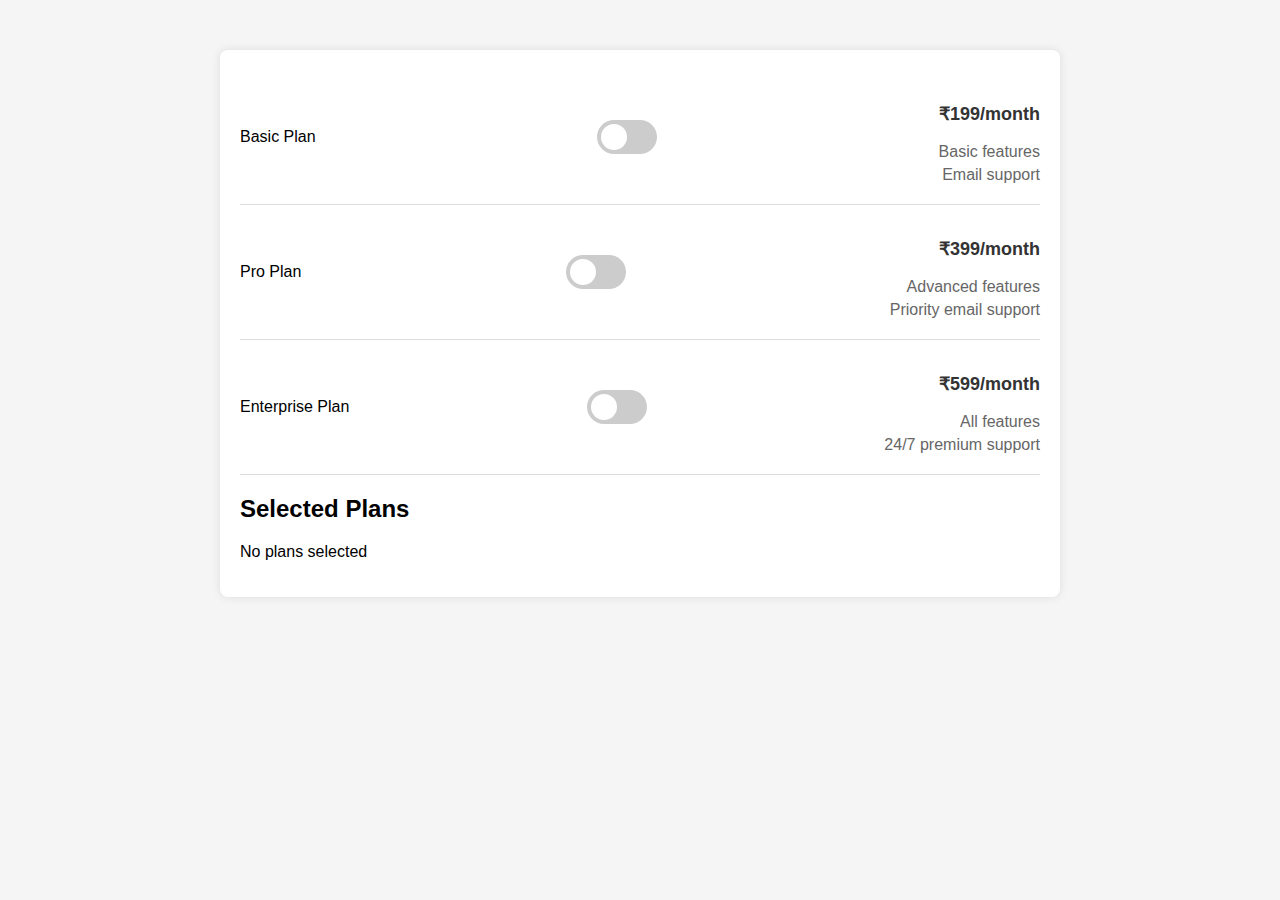
<file: 1.Pricing Page/index.html>
<!DOCTYPE html>
<html lang="en">
<head>
    <meta charset="UTF-8">
    <meta name="viewport" content="width=device-width, initial-scale=1.0">
    <title>Fictional Product Pricing</title>
    <link rel="stylesheet" href="style.css">
</head>
<body>

<div class="pricing-container">
    <div class="pricing-option" data-plan="Basic" data-price="199">
        <span>Basic Plan</span>
        <div class="toggle-switch">
            <label class="toggle-label">
                <input type="checkbox">
                <span class="slider"></span>
            </label>
        </div>
        <div class="price-details">
            <p class="price">₹199/month</p>
            <ul class="advantages">
                <li>Basic features</li>
                <li>Email support</li>
            </ul>
        </div>
    </div>

    <div class="pricing-option" data-plan="Pro" data-price="399">
        <span>Pro Plan</span>
        <div class="toggle-switch">
            <label class="toggle-label">
                <input type="checkbox">
                <span class="slider"></span>
            </label>
        </div>
        <div class="price-details">
            <p class="price">₹399/month</p>
            <ul class="advantages">
                <li>Advanced features<li>
                <li>Priority email support</li>
            </ul>
        </div>
    </div>

    <div class="pricing-option" data-plan="Enterprise" data-price="599">
        <span>Enterprise Plan</span>
        <div class="toggle-switch">
            <label class="toggle-label">
                <input type="checkbox">
                <span class="slider"></span>
            </label>
        </div>
        <div class="price-details">
            <p class="price">₹599/month</p>
            <ul class="advantages">
                <li>All features</li>
                <li>24/7 premium support</li>
            </ul>
        </div>
    </div>

    <div class="summary">
        <h2>Selected Plans</h2>
        <p id="selected-plans">No plans selected</p>
        <div id="pricing-info"></div>
    </div>
    <script src="scripts.js"></script>

</body>
 
</html>
</file>
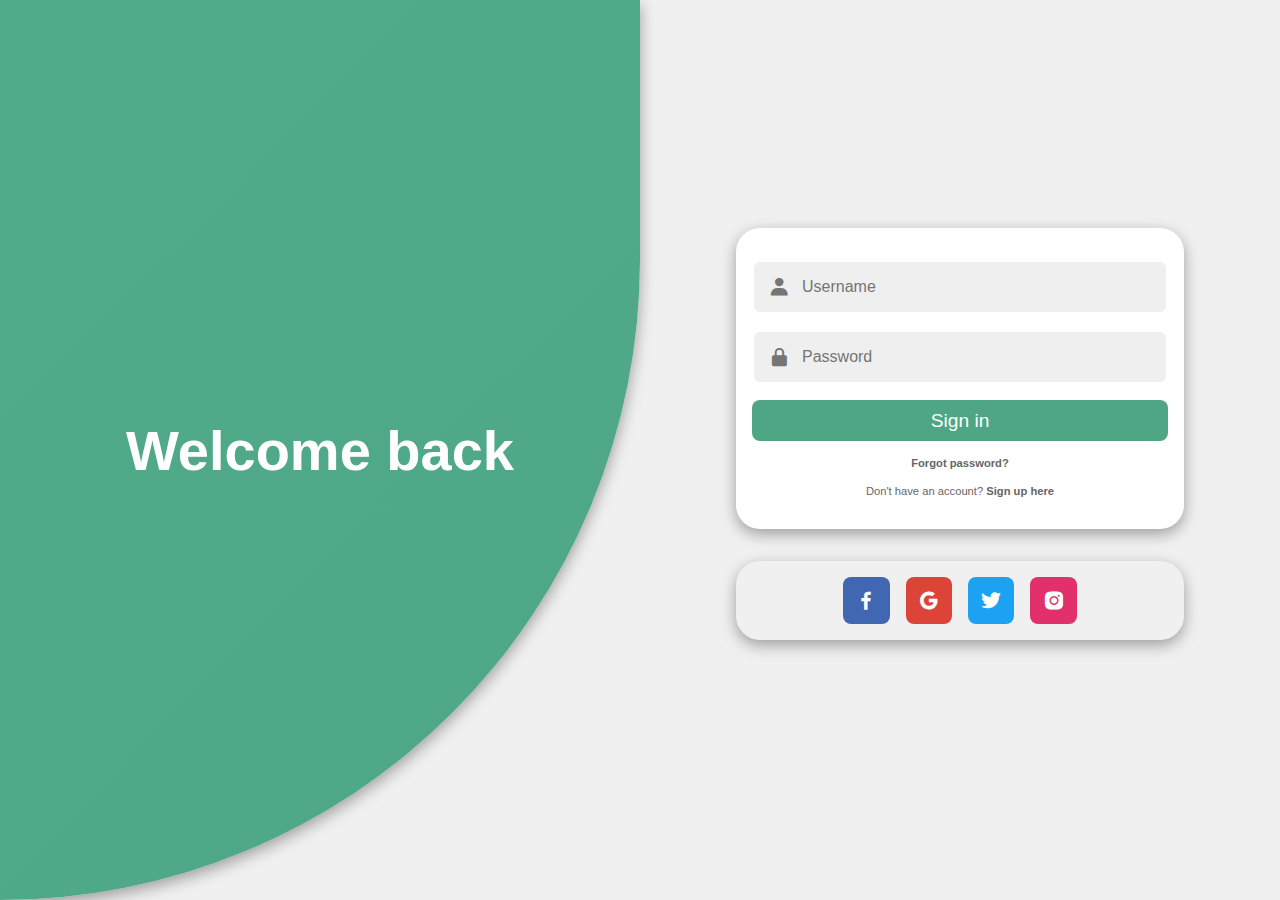
<file: 2. Registration Form Development/index.html>
<!DOCTYPE html>
<html lang="en">

<head>
	<meta charset="UTF-8">
	<meta name="viewport" content="width=device-width, initial-scale=1.0">
	<link href='https://unpkg.com/boxicons@2.0.7/css/boxicons.min.css' rel='stylesheet'>
    <style>
        body {
            background-color: #f0f0f0; 
            font-family: Arial, sans-serif; 
            margin: 0;
            padding: 0;
        }

        .thank-you-container {
            text-align: center;
            background-color: #ffffff;
            border-radius: 10px;
            box-shadow: 0 0 10px rgba(0, 0, 0, 0.1);
            width: 80%;
            max-width: 400px;
            margin: 100px auto;
            padding: 20px;
        }

        h1 {
            color: #333;
            font-size: 28px;
        }

        p {
            color: #666;
            font-size: 16px;
        }

        .password-strength {
            font-weight: bold;
        }

        .password-strength.weak {
            color: red;
        }

        .password-strength.medium {
            color: orange;
        }

        .password-strength.strong {
            color: green;
        }

        :root {
            --primary-color: #4EA685;
            --secondary-color: #57B894;
            --black: #000000;
            --white: #ffffff;
            --gray: #efefef;
            --gray-2: #757575;

            --facebook-color: #4267B2;
            --google-color: #DB4437;
            --twitter-color: #1DA1F2;
            --insta-color: #E1306C;
        }

        @import url('https://fonts.googleapis.com/css2?family=Poppins:wght@200;300;400;500;600&display=swap');

        * {
            font-family: 'Poppins', sans-serif;
            margin: 0;
            padding: 0;
            box-sizing: border-box;
        }

        html,
        body {
            height: 100vh;
            overflow: hidden;
        }

        .container {
            position: relative;
            min-height: 100vh;
            overflow: hidden;
        }

        .row {
            display: flex;
            flex-wrap: wrap;
            height: 100vh;
        }

        .col {
            width: 50%;
        }

        .align-items-center {
            display: flex;
            align-items: center;
            justify-content: center;
            text-align: center;
        }

        .form-wrapper {
            width: 100%;
            max-width: 28rem;
        }

        .form {
            padding: 1rem;
            background-color: var(--white);
            border-radius: 1.5rem;
            width: 100%;
            box-shadow: rgba(0, 0, 0, 0.35) 0px 5px 15px;
            transform: scale(0);
            transition: .5s ease-in-out;
            transition-delay: 1s;
        }

        .input-group {
            position: relative;
            width: 100%;
            margin: 1rem 0;
        }

        .input-group i {
            position: absolute;
            top: 50%;
            left: 1rem;
            transform: translateY(-50%);
            font-size: 1.4rem;
            color: var(--gray-2);
        }

        .input-group input {
            width: 100%;
            padding: 1rem 3rem;
            font-size: 1rem;
            background-color: var(--gray);
            border-radius: .5rem;
            border: 0.125rem solid var(--white);
            outline: none;
        }

        .input-group input:focus {
            border: 0.125rem solid var(--primary-color);
        }

        .form button {
            cursor: pointer;
            width: 100%;
            padding: .6rem 0;
            border-radius: .5rem;
            border: none;
            background-color: var(--primary-color);
            color: var(--white);
            font-size: 1.2rem;
            outline: none;
        }

        .form p {
            margin: 1rem 0;
            font-size: .7rem;
        }

        .flex-col {
            flex-direction: column;
        }

        .social-list {
            margin: 2rem 0;
            padding: 1rem;
            border-radius: 1.5rem;
            width: 100%;
            box-shadow: rgba(0, 0, 0, 0.35) 0px 5px 15px;
            transform: scale(0);
            transition: .5s ease-in-out;
            transition-delay: 1.2s;
        }

        .social-list>div {
            color: var(--white);
            margin: 0 .5rem;
            padding: .7rem;
            cursor: pointer;
            border-radius: .5rem;
            cursor: pointer;
            transform: scale(0);
            transition: .5s ease-in-out;
        }

        .social-list>div:nth-child(1) {
            transition-delay: 1.4s;
        }

        .social-list>div:nth-child(2) {
            transition-delay: 1.6s;
        }

        .social-list>div:nth-child(3) {
            transition-delay: 1.8s;
        }

        .social-list>div:nth-child(4) {
            transition-delay: 2s;
        }

        .social-list>div>i {
            font-size: 1.5rem;
            transition: .4s ease-in-out;
        }

        .social-list>div:hover i {
            transform: scale(1.5);
        }

        .facebook-bg {
            background-color: var(--facebook-color);
        }

        .google-bg {
            background-color: var(--google-color);
        }

        .twitter-bg {
            background-color: var(--twitter-color);
        }

        .insta-bg {
            background-color: var(--insta-color);
        }

        .pointer {
            cursor: pointer;
        }

        .container.sign-in .form.sign-in,
        .container.sign-in .social-list.sign-in,
        .container.sign-in .social-list.sign-in>div,
        .container.sign-up .form.sign-up,
        .container.sign-up .social-list.sign-up,
        .container.sign-up .social-list.sign-up>div {
            transform: scale(1);
        }

        .content-row {
            position: absolute;
            top: 0;
            left: 0;
            pointer-events: none;
            z-index: 6;
            width: 100%;
        }

        .text {
            margin: 4rem;
            color: var(--white);
        }

        .text h2 {
            font-size: 3.5rem;
            font-weight: 800;
            margin: 2rem 0;
            transition: 1s ease-in-out;
        }

        .text p {
            font-weight: 600;
            transition: 1s ease-in-out;
            transition-delay: .2s;
        }

        .img img {
            width: 30vw;
            transition: 1s ease-in-out;
            transition-delay: .4s;
        }

        .text.sign-in h2,
        .text.sign-in p,
        .img.sign-in img {
            transform: translateX(-250%);
        }

        .text.sign-up h2,
        .text.sign-up p,
        .img.sign-up img {
            transform: translateX(250%);
        }

        .container.sign-in .text.sign-in h2,
        .container.sign-in .text.sign-in p,
        .container.sign-in .img.sign-in img,
        .container.sign-up .text.sign-up h2,
        .container.sign-up .text.sign-up p,
        .container.sign-up .img.sign-up img {
            transform: translateX(0);
        }

        /* BACKGROUND */

        .container::before {
            content: "";
            position: absolute;
            top: 0;
            right: 0;
            height: 100vh;
            width: 300vw;
            transform: translate(35%, 0);
            background-image: linear-gradient(-45deg, var(--primary-color) 0%, var(--secondary-color) 100%);
            transition: 1s ease-in-out;
            z-index: 6;
            box-shadow: rgba(0, 0, 0, 0.35) 0px 5px 15px;
            border-bottom-right-radius: max(50vw, 50vh);
            border-top-left-radius: max(50vw, 50vh);
        }

        .container.sign-in::before {
            transform: translate(0, 0);
            right: 50%;
        }

        .container.sign-up::before {
            transform: translate(100%, 0);
            right: 50%;
        }

        body {
            background-color: #f0f0f0; 
            font-family: Arial, sans-serif; 
            margin: 0;
            padding: 0;
        }

        .thank-you-container {
            text-align: center;
            background-color: #ffffff;
            border-radius: 10px;
            box-shadow: 0 0 10px rgba(0, 0, 0, 0.1);
            width: 80%;
            max-width: 400px;
            margin: 100px auto;
            padding: 20px;
        }

        h1 {
            color: #333;
            font-size: 28px;
        }

        p {
            color: #666;
            font-size: 16px;
        }


        @media only screen and (max-width: 425px) {

            .container::before,
            .container.sign-in::before,
            .container.sign-up::before {
                height: 100vh;
                border-bottom-right-radius: 0;
                border-top-left-radius: 0;
                z-index: 0;
                transform: none;
                right: 0;
            }

            .container.sign-in .col.sign-in,
            .container.sign-up .col.sign-up {
                transform: translateY(0);
            }

            .content-row {
                align-items: flex-start !important;
            }

            .content-row .col {
                transform: translateY(0);
                background-color: unset;
            }

            .col {
                width: 100%;
                position: absolute;
                padding: 2rem;
                background-color: var(--white);
                border-top-left-radius: 2rem;
                border-top-right-radius: 2rem;
                transform: translateY(100%);
                transition: 1s ease-in-out;
            }

            .row {
                align-items: flex-end;
                justify-content: flex-end;
            }

            .form,
            .social-list {
                box-shadow: none;
                margin: 0;
                padding: 0;
            }

            .text {
                margin: 0;
            }

            .text p {
                display: none;
            }

            .text h2 {
                margin: .5rem;
                font-size: 2rem;
            }
        }
    </style>
    <title>Animated login signup</title>
</head>
<body>
	<div id="container" class="container">
		<div class="row">
			<div class="col align-items-center flex-col sign-up">
				<div class="form-wrapper align-items-center">
					<div class="form sign-up">
						
                      
						<div class="input-group">
							<i class='bx bxs-user'></i>
							<input type="text" placeholder="Username">
						</div>
						<div class="input-group">
							<i class='bx bx-mail-send'></i>
							<input type="email" placeholder="Email">
						</div>
						<div class="input-group">
                            <i class='bx bxs-lock-alt'></i>
                            <input type="password" id="password" placeholder="Password">
							<div class="password-strength" id="password-strength">Password Strength: <span id="strength">Weak</span>
							</div>
                        </div>
						<div class="input-group">
							<i class='bx bxs-lock-alt'></i>
							<input type="password" placeholder="Confirm password">
						</div>
						<button id="signupButton" class="sign-up-button">
							Sign up
						</button>
						<p>
							<span>
								Already have an account?
							</span>
							<b onclick="toggle()" class="pointer">
								Sign in here
							</b>
						</p>
					</div>
				</div>
				<div class="form-wrapper">
					<div class="social-list align-items-center sign-up">
						<div class="align-items-center facebook-bg">
							<i class='bx bxl-facebook'></i>
						</div>
						<div class="align-items-center google-bg">
							<i class='bx bxl-google'></i>
						</div>
						<div class="align-items-center twitter-bg">
							<i class='bx bxl-twitter'></i>
						</div>
						<div class="align-items-center insta-bg">
							<i class='bx bxl-instagram-alt'></i>
						</div>
					</div>
				</div>
			</div>
			<div class="col align-items-center flex-col sign-in">
				<div class="form-wrapper align-items-center">
					<div class="form sign-in">
						<div class="input-group">
							<i class='bx bxs-user'></i>
							<input type="text" placeholder="Username">
						</div>
						<div class="input-group">
							<i class='bx bxs-lock-alt'></i>
							<input type="password" placeholder="Password">
						</div>
						<button>
							Sign in
						</button>
						<p>
							<b>
								Forgot password?
							</b>
						</p>
						<p>
							<span>
								Don't have an account?
							</span>
							<b onclick="toggle()" class="pointer">
								Sign up here
							</b>
						</p>
					</div>
				</div>
				<div class="form-wrapper">
					<div class="social-list align-items-center sign-in">
						<div class="align-items-center facebook-bg">
							<i class='bx bxl-facebook'></i>
						</div>
						<div class="align-items-center google-bg">
							<i class='bx bxl-google'></i>
						</div>
						<div class="align-items-center twitter-bg">
							<i class='bx bxl-twitter'></i>
						</div>
						<div class="align-items-center insta-bg">
							<i class='bx bxl-instagram-alt'></i>
						</div>
					</div>
				</div>
			</div>
		</div>
		<div class="row content-row">
			<div class="col align-items-center flex-col">
				<div class="text sign-in">
					<h2>
						Welcome back
					</h2>
				</div>
			</div>
			<div class="col align-items-center flex-col">
				<div class="text sign-up">
					<h2>
						Join with us
					</h2>
				</div>
			</div>
		</div>
		
	</div>
    <script>
        let container = document.getElementById('container')
        toggle = () => {
            container.classList.toggle('sign-in')
            container.classList.toggle('sign-up')
        }

        setTimeout(() => {
            container.classList.add('sign-in')
        }, 200)

        const passwordInput = document.getElementById("password");
        const passwordStrength = document.getElementById("password-strength");
        const strengthText = document.getElementById("strength");

        passwordInput.addEventListener("input", () => {
            const password = passwordInput.value;

            let strength = "Weak";
            if (password.length >= 8) {
                strength = "Strong";
            } else if (password.length >= 4) {
                strength = "Medium";
            }

            strengthText.textContent = strength;
            passwordStrength.className = "password-strength " + strength.toLowerCase();
        });
        function signUp() {
            const isRegistrationSuccessful = true; 

            if (isRegistrationSuccessful) {
                window.location.href = "result.html";
            }
        }

        const signUpButton = document.getElementById("signupButton");
        signUpButton.addEventListener("click", () => {
            signUp();
        });



    </script>
</body>

</html>
</file>
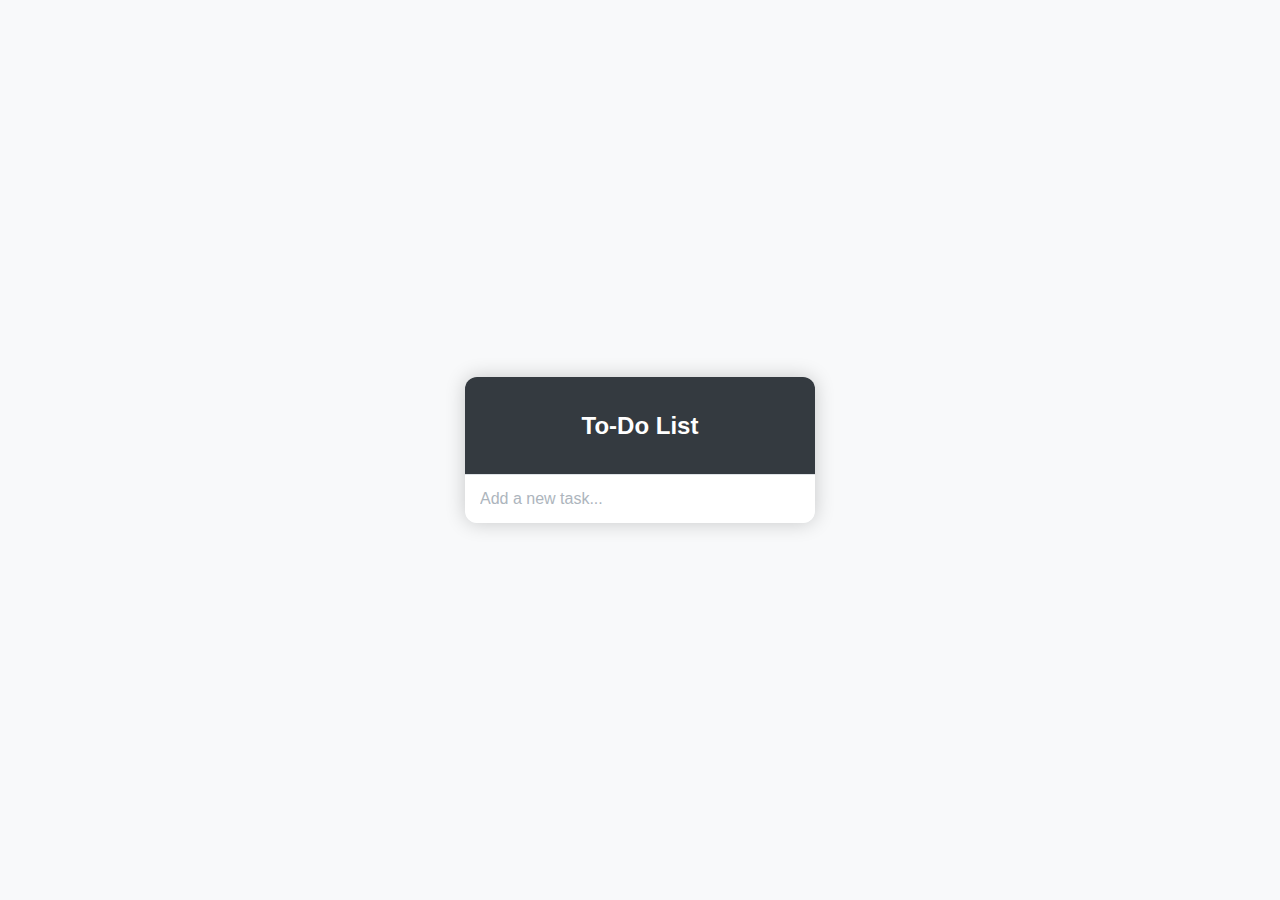
<file: 4.To-Do List/index.html>
<!DOCTYPE html>
<html lang="en">
<head>
    <meta charset="UTF-8">
    <meta name="viewport" content="width=device-width, initial-scale=1.0">
    <link rel="stylesheet" href="styles.css">
    <title>Enhanced To-Do List</title>
</head>
<body>

    <div id="todo-container">
        <div id="todo-header">
            <h2>To-Do List</h2>
        </div>
        <ul id="todo-list"></ul>
        <input type="text" id="add-todo" placeholder="Add a new task...">
    </div>

    <script src="scripts.js"></script>
</body>
</html>
</file>
<file: 1.Pricing Page/style.css>
body {
            font-family: 'Arial', sans-serif;
            margin: 0;
            padding: 0;
            background-color: #f5f5f5;
        }

        .pricing-container {
            max-width: 800px;
            margin: 50px auto;
            background-color: #fff;
            padding: 20px;
            border-radius: 8px;
            box-shadow: 0 0 10px rgba(0, 0, 0, 0.1);
        }

        .pricing-option {
            display: flex;
            justify-content: space-between;
            align-items: center;
            border-bottom: 1px solid #ddd;
            padding: 15px 0;
        }

        .pricing-option:last-child {
            border-bottom: none;
        }

        .toggle-label {
            cursor: pointer;
            user-select: none;
        }
        
        .toggle-switch {
            position: relative;
            display: inline-block;
            width: 60px;
            height: 34px;
        }

        .toggle-switch input {
            opacity: 0;
            width: 0;
            height: 0;
        }

        .slider {
            position: absolute;
            cursor: pointer;
            top: 0;
            left: 0;
            right: 0;
            bottom: 0;
            background-color: #ccc;
            transition: .4s;
            border-radius: 34px;
        }

        .slider:before {
            position: absolute;
            content: "";
            height: 26px;
            width: 26px;
            left: 4px;
            bottom: 4px;
            background-color: white;
            transition: .4s;
            border-radius: 50%;
        }

        input:checked + .slider {
            background-color: #4CAF50;
        }

        input:checked + .slider:before {
            transform: translateX(26px);
        }

        .price-details {
            display: flex;
            flex-direction: column;
            align-items: flex-end;
            text-align: right;
        }

        .price {
            font-size: 18px;
            font-weight: bold;
            color: #333;
        }

        .advantages {
            list-style-type: none;
            padding: 0;
            margin: 0;
            color: #666;
        }

        .advantages li {
            margin-bottom: 5px;
        }

        .summary {
            margin-top: 20px;
        }

        @media screen and (max-width: 600px) {
            .pricing-container {
                width: 90%;
            }
        }
</file>
<file: 4.To-Do List/styles.css>
body {
            font-family: 'Arial', sans-serif;
            background-color: #f8f9fa;
            margin: 0;
            padding: 0;
            display: flex;
            justify-content: center;
            align-items: center;
            height: 100vh;
        }

        #todo-container {
            width: 350px;
            box-shadow: 0 0 20px rgba(0, 0, 0, 0.2);
            border-radius: 12px;
            overflow: hidden;
        }

        #todo-header {
            background-color: #343a40;
            color: white;
            padding: 15px;
            text-align: center;
        }

        #todo-list {
            list-style-type: none;
            padding: 0;
            margin: 0;
        }

        .todo-item {
            padding: 15px;
            border-bottom: 1px solid #dee2e6;
            display: flex;
            justify-content: space-between;
            align-items: center;
        }

        .todo-item button {
            background-color: #dc3545;
            color: white;
            border: none;
            padding: 8px 15px;
            border-radius: 6px;
            cursor: pointer;
        }

        .todo-item input[type="checkbox"] {
            margin-right: 15px;
        }

        .completed span {
            text-decoration: line-through;
            color: #6c757d; /* gray color for completed tasks */
        }

        #add-todo {
            width: 100%;
            padding: 15px;
            box-sizing: border-box;
            border: none;
            border-top: 1px solid #dee2e6;
            outline: none;
            font-size: 16px;
            border-radius: 0 0 12px 12px;
        }

        #add-todo::placeholder {
            color: #adb5bd;
        }

        #add-todo:focus {
            background-color: #e9ecef;
        }
</file>
